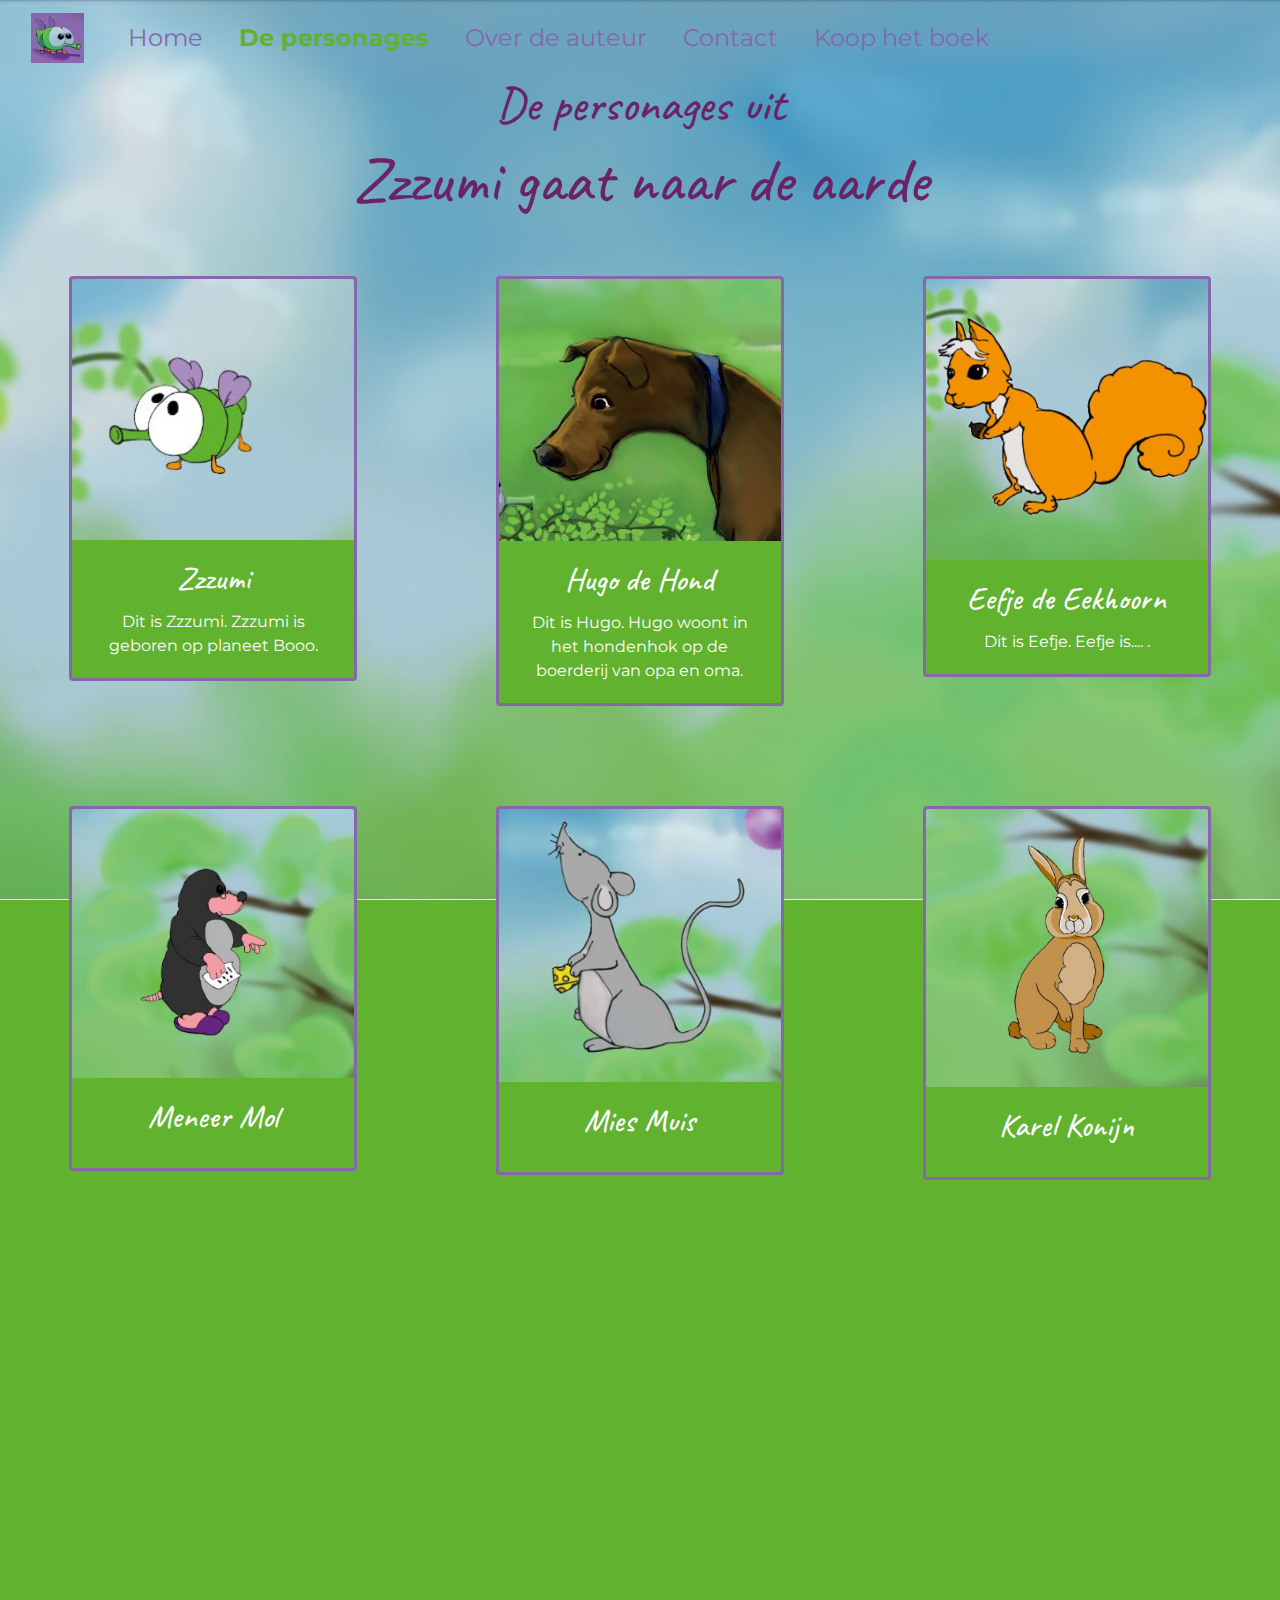
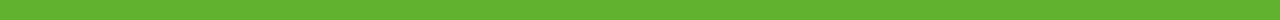
<file: extras.html>
<!DOCTYPE html>
<html lang="en" dir="ltr">

<head>
  <meta charset="utf-8">
  <meta name="viewport" content="width=device-width, initial-scale=1, shrink-to-fit=no">
  <title>Zzzumi</title>
  <link rel="icon" href="icon.ico" type="image/x-icon">
  <link href="https://fonts.googleapis.com/css?family=Caveat:400,700|Montserrat&display=swap" rel="stylesheet">
  <link rel="stylesheet" href="https://stackpath.bootstrapcdn.com/bootstrap/4.3.1/css/bootstrap.min.css" integrity="sha384-ggOyR0iXCbMQv3Xipma34MD+dH/1fQ784/j6cY/iJTQUOhcWr7x9JvoRxT2MZw1T" crossorigin="anonymous">
  <link rel="stylesheet" href="styles.css">
</head>

<body class="extra-body">

  <div class="extra-screen">
    <div class="container-fluid">
      <nav class="navbar navbar-expand-lg navbar-dark">
        <a class="navbar-brand" href="#"> <img src="images/logo.JPG" class="logo" alt="Zzzumi-logo"> </a>
        <button class="navbar-toggler" type="button" data-toggle="collapse" data-target="#navbarSupportedContent" aria-controls="navbarSupportedContent" aria-expanded="false" aria-label="Toggle navigation">
          <span class="navbar-toggler-icon"></span>
        </button>

        <div class="collapse navbar-collapse" id="navbarSupportedContent">
          <ul class="navbar-nav mr-auto">
            <li class="nav-item">
              <a class="nav-link" href="index.html">Home <span class="sr-only">(current)</span></a>
            </li>
            <li class="nav-item">
              <a class="nav-link disabled" href="extras.html">De personages</a>
            </li>
            <li class="nav-item">
              <a class="nav-link" href="janet.html">Over de auteur</a>
            </li>
            <li class="nav-item">
              <a class="nav-link" href="contact.html">Contact</a>
            </li>
            <li class="nav-item">
              <a class="nav-link" href="boek.html">Koop het boek</a>
            </li>
          </ul>
        </div>
      </nav>
    </div>



    <h2 class="extra-subheading">De personages uit</h2>
    <h1 class="extra-heading"> Zzzumi gaat naar de aarde</h1>

    <div class="row cardrow">
      <div class="col-lg-4 col-sm-6">
        <div class="card" style="width: 18rem;">
          <img class="card-img-top" src="images/zzzumicard.jpg" alt="Card image cap">
          <div class="card-body">
            <h2 class="card-title">Zzzumi</h2>
            <p class="card-text">Dit is Zzzumi. Zzzumi is geboren op planeet Booo.</p>
          </div>
        </div>
      </div>
      <div class="col-lg-4 col-sm-6">
        <div class="card" style="width: 18rem;">
          <img class="card-img-top" src="images/hugo.jpg" alt="Card image cap">
          <div class="card-body">
            <h2 class="card-title">Hugo de Hond</h2>
            <p class="card-text">Dit is Hugo. Hugo woont in het hondenhok op de boerderij van opa en oma.</p>
          </div>
        </div>
      </div>
      <div class="col-lg-4 col-sm-6">

        <div class="card" style="width: 18rem;">
          <img class="card-img-top" src="images/eefje.jpg" alt="Card image cap">
          <div class="card-body">
            <h2 class="card-title">Eefje de Eekhoorn</h2>
            <p class="card-text">Dit is Eefje. Eefje is.... .</p>
          </div>
        </div>
      </div>
      <div class="col-lg-4 col-sm-6">
        <div class="card" style="width: 18rem;">
          <img class="card-img-top" src="images/mol.jpg" alt="Card image cap">
          <div class="card-body">
            <h2 class="card-title">Meneer Mol</h2>
            <p class="card-text"></p>
          </div>
        </div>
      </div>
      <div class="col-lg-4 col-sm-6">
        <div class="card" style="width: 18rem;">
          <img class="card-img-top" src="images/mies.jpg" alt="Card image cap">
          <div class="card-body">
            <h2 class="card-title">Mies Muis</h2>
            <p class="card-text"></p>
          </div>
        </div>
      </div>
      <div class="col-lg-4 col-sm-6">
        <div class="card" style="width: 18rem;">
          <img class="card-img-top" src="images/karel.jpg" alt="Card image cap">
          <div class="card-body">
            <h2 class="card-title">Karel Konijn</h2>
            <p class="card-text"></p>
          </div>
        </div>
      </div>
    </div>

</div>


  <script type="text/javascript" src="index.js"></script>
  <script src="https://code.jquery.com/jquery-3.2.1.slim.min.js" integrity="sha384-KJ3o2DKtIkvYIK3UENzmM7KCkRr/rE9/Qpg6aAZGJwFDMVNA/GpGFF93hXpG5KkN" crossorigin="anonymous"></script>
  <script src="https://cdnjs.cloudflare.com/ajax/libs/popper.js/1.12.9/umd/popper.min.js" integrity="sha384-ApNbgh9B+Y1QKtv3Rn7W3mgPxhU9K/ScQsAP7hUibX39j7fakFPskvXusvfa0b4Q" crossorigin="anonymous"></script>
  <script src="https://maxcdn.bootstrapcdn.com/bootstrap/4.0.0/js/bootstrap.min.js" integrity="sha384-JZR6Spejh4U02d8jOt6vLEHfe/JQGiRRSQQxSfFWpi1MquVdAyjUar5+76PVCmYl" crossorigin="anonymous"></script>


</body>


</html>
</file>
<file: styles.css>
/* #A66812 #6A2365 #8667AB*/
html {
  height: 100%;
}

body {
  height: 100%;
  text-align: center;
  position: relative;
  font-family: 'Montserrat', sans-serif;
  background-color: #060407;
}

h1, h2, h3, h4, h5, h6{
  font-family: 'Caveat', cursive;
}

.home-screen {
  background-image: url("images/Nacht2.JPG");
  background-attachment: fixed;
  height: 100%;
  background-position: center;
  background-repeat: no-repeat;
  background-size: cover;
  color: white;
  position: relative;
  z-index: 4;
}



/* ---- particles.js container ---- */
#particles-js {
  position: absolute;
  width: 100%;
  height: 90%;
}

.nav-link {
  color: #8667AB !important;
  font-size: 24px;
  margin-left: 20px;
}

.disabled{
  color: #61B22F !important;
  font-weight: bolder;
}

.nav-link:hover {
  color: #61B22F !important;
  font-weight: bolder;
}

.logo {
  height: 50px;
}

.headings {
  position: absolute;
  top: 60%;
  left: 50%;
  margin-right: -50%;
  -webkit-transform: translate(-50%, -50%);
  -moz-transform: translate(-50%, -50%);
  -ms-transform: translate(-50%, -50%);
  -o-transform: translate(-50%, -50%);
  transform: translate(-50%, -50%);
}

.title {
  text-align: right;
  padding-right: 10%;
}

.big-heading {
  color: #61B22F;
  font-size: 8rem;
}

.sub-heading {
  color: #15ACE1;
  font-size: 5rem;
  padding-bottom: 50px;
}

.title-img {
  text-align: left;
}

.bounce {
  display: inline-block;
  position: relative;
  -moz-animation: bounce 2s infinite linear;
  -o-animation: bounce 2s infinite linear;
  -webkit-animation: bounce 2s infinite linear;
  animation: bounce 2s infinite linear;

}

.img-zzzumi {
  max-height: 200px;
}

.title-button{
  background-color:  #61B22F;
  padding: 20px 30px;
  border-radius: 37px;
  margin: 0 20px;
}

.title-button:hover{
  background-color: #366618;
}

/* #A66812 #6A2365 #8667AB*/
/* Extras screen */

.extra-body{
  background-color: #61B22F;

}

.extra-screen {
  background-image: url("images/Dag.JPG");
  background-attachment: fixed;
  height: 180%;
  background-position: center;
  background-repeat: no-repeat;
  background-size: cover;
  color: white;
  position: relative;
  z-index: 4;
}

.extra-subheading{
  font-size: 3rem;
  color: #6A2365;
}
.extra-heading{
  font-size: 4rem;
  color: #6A2365;
}

.cardrow{
  margin: 0;
}

.card{
  border: 3px solid #8667AB;
  background-color: #61B22F;
  margin: 50px auto;
}


/* AUTHOR SCREEN */

.author-body{
  background-color: #6B5593;
}
.author-screen {
  background-image: url("images/Nacht.JPG");
  background-attachment: fixed;
  height: 100%;
  background-position: center;
  background-repeat: no-repeat;
  background-size: cover;
  color: white;
  position: relative;
  z-index: 4;
}


.authorrow{
  width: 100%;
  margin: 100px 0;
}

.img-janet{
  text-align: right;
  padding-right: 10%;
}

.janet-text{
  text-align: left;
  padding-right: 10%;
}

/* start of desktop styles */
@media screen and (max-width: 991px) {
  .big-heading {
    color: #61B22F;
    font-size: 4rem;

  }

  .sub-heading {
    color: #15ACE1;
    font-size: 2rem;
    padding-bottom: 50px;
  }

  .img-zzzumi {
    max-height: 150px;
  }


  .navbar {
    z-index: 5;
  }

  .nav-link {
    background-color: #060407;
    opacity: 0.8;
    z-index: 5;
  }

  .extra-screen{
    height: 250%;
  }
}


@media screen and (max-width: 767px){
  /* start of tablet styles */
  .big-heading {
    color: #61B22F;
    font-size: 4rem;
    text-align: center;
  }

  .sub-heading {
    color: #15ACE1;
    font-size: 2rem;
    padding-bottom: 50px;
    text-align: center;
  }

  .img-zzzumi {
    max-width: 150px;
  }

  .title-img{
    margin: 10px auto;
  }

  .title-button{
    display: block;

    margin: 30px;
  }

  .extra-screen{
    height: 300%;
  }
}

@media screen and (max-width: 479px) {

  /* start of phone styles */
  .big-heading {
    color: #61B22F;
    font-size: 4rem;
    text-align: center;
  }

  .sub-heading {
    color: #15ACE1;
    font-size: 2rem;
    padding-bottom: 50px;
    text-align: center;
  }

  .img-zzzumi {
    max-width: 150px;
  }

  .title-img{
    margin: 10px auto;
  }

  .title-button{

    display: block;
    margin: 30px;
  }

  .extra-screen{
    height: 400%;
  }

  .img-janet{
    text-align: center;
    margin-bottom: 50px;
  }

}

@-webkit-keyframes bounce {
  0% {
    top: 0;
  }

  50% {
    top: -0.4em;
  }

  60% {
    top: -0.5em;
  }

  70% {
    top: -0.4em;
  }

  100% {
    top: 0;
  }
}

@-moz-keyframes bounce {
  0% {
    top: 0;
  }

  50% {
    top: -0.4em;
  }

  60% {
    top: -0.5em;
  }

  70% {
    top: -0.4em;
  }

  100% {
    top: 0;
  }
}

@-o-keyframes bounce {
  0% {
    top: 0;
  }

  50% {
    top: -0.4em;
  }

  60% {
    top: -0.5em;
  }

  70% {
    top: -0.4em;
  }

  100% {
    top: 0;
  }
}

@-ms-keyframes bounce {
  0% {
    top: 0;
  }

  50% {
    top: -0.4em;
  }

  60% {
    top: -0.5em;
  }

  70% {
    top: -0.4em;
  }

  100% {
    top: 0;
  }
}

@keyframes bounce {
  0% {
    top: 0;
  }

  50% {
    top: -0.4em;
  }

  60% {
    top: -0.5em;
  }

  70% {
    top: -0.4em;
  }

  100% {
    top: 0;
  }
}
</file>
